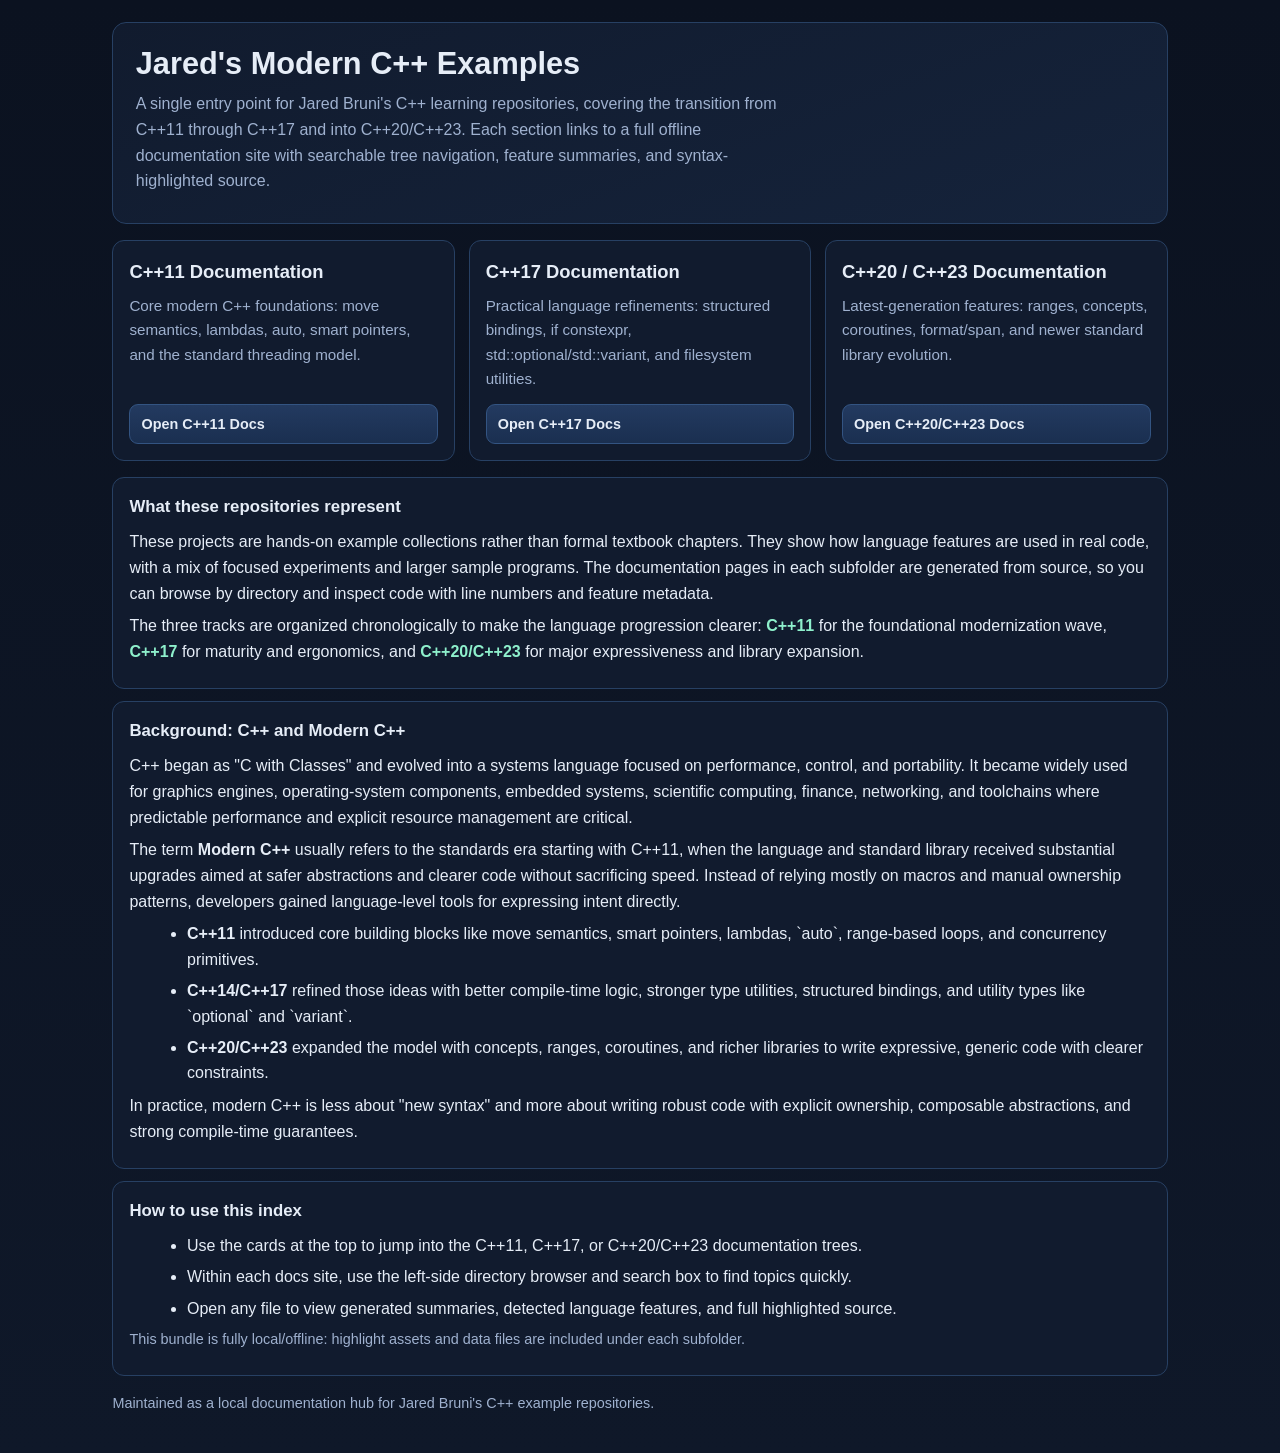
<file: index.html>
<!doctype html>
<html lang="en">
<head>
  <meta charset="UTF-8" />
  <meta name="viewport" content="width=device-width, initial-scale=1.0" />
  <title>Jared's Modern C++ Examples</title>
  <style>
    :root {
      --bg: #0b1220;
      --panel: #111b2e;
      --panel-2: #15233b;
      --text: #e6edf7;
      --muted: #9fb1cf;
      --accent: #6ea8fe;
      --accent-2: #8ef0cc;
      --border: #274063;
      --link: #9bc1ff;
    }

    * { box-sizing: border-box; }

    body {
      margin: 0;
      font-family: Inter, Segoe UI, Roboto, Helvetica, Arial, sans-serif;
      background: linear-gradient(180deg, #0b1220 0%, #0f1829 100%);
      color: var(--text);
      line-height: 1.6;
    }

    .wrap {
      max-width: 1100px;
      margin: 0 auto;
      padding: 1.4rem;
    }

    header {
      border: 1px solid var(--border);
      border-radius: 14px;
      background: linear-gradient(160deg, #111b2e 0%, #15233b 100%);
      padding: 1.4rem;
      margin-bottom: 1rem;
    }

    h1 {
      margin: 0;
      font-size: clamp(1.5rem, 2.4vw, 2.2rem);
      line-height: 1.2;
    }

    .subtitle {
      margin-top: 0.55rem;
      color: var(--muted);
      font-size: 1rem;
      max-width: 75ch;
    }

    .grid {
      display: grid;
      grid-template-columns: repeat(auto-fit, minmax(250px, 1fr));
      gap: 0.85rem;
      margin-bottom: 1rem;
    }

    .card {
      border: 1px solid var(--border);
      border-radius: 12px;
      background: var(--panel);
      padding: 1rem;
      display: flex;
      flex-direction: column;
      height: 100%;
    }

    .card h2 {
      margin: 0 0 0.45rem;
      font-size: 1.15rem;
    }

    .card p {
      margin: 0 0 0.8rem;
      color: var(--muted);
      font-size: 0.95rem;
    }

    .card a {
      text-decoration: none;
      color: var(--text);
      display: inline-block;
      background: linear-gradient(180deg, #233a60 0%, #1a2f50 100%);
      border: 1px solid #335482;
      border-radius: 9px;
      padding: 0.48rem 0.7rem;
      font-weight: 600;
      font-size: 0.9rem;
      margin-top: auto;
      cursor: pointer;
      transition: border-color 0.15s ease, background 0.15s ease, box-shadow 0.15s ease;
    }

    .card a:hover {
      border-color: var(--accent);
      background: linear-gradient(180deg, #2a4774 0%, #203a63 100%);
      box-shadow: 0 0 0 2px rgba(110, 168, 254, 0.25);
    }

    section {
      border: 1px solid var(--border);
      border-radius: 12px;
      background: var(--panel);
      padding: 1rem;
      margin-bottom: 0.8rem;
    }

    h3 {
      margin: 0 0 0.5rem;
      font-size: 1.05rem;
    }

    p { margin: 0.45rem 0; }

    ul { margin: 0.45rem 0 0.45rem 1.1rem; }

    li { margin: 0.35rem 0; }

    .small {
      color: var(--muted);
      font-size: 0.9rem;
    }

    .accent {
      color: var(--accent-2);
      font-weight: 600;
    }

    a.inline {
      color: var(--link);
      text-underline-offset: 2px;
    }

    footer {
      color: var(--muted);
      font-size: 0.9rem;
      padding: 0.2rem 0 1rem;
    }
  </style>
</head>
<body>
  <div class="wrap">
    <header>
      <h1>Jared's Modern C++ Examples</h1>
      <p class="subtitle">
        A single entry point for Jared Bruni's C++ learning repositories, covering the transition from C++11 through C++17 and into C++20/C++23. Each section links to a full offline documentation site with searchable tree navigation, feature summaries, and syntax-highlighted source.
      </p>
    </header>

    <div class="grid">
      <article class="card">
        <h2>C++11 Documentation</h2>
        <p>Core modern C++ foundations: move semantics, lambdas, auto, smart pointers, and the standard threading model.</p>
        <a href="11/index.html">Open C++11 Docs</a>
      </article>

      <article class="card">
        <h2>C++17 Documentation</h2>
        <p>Practical language refinements: structured bindings, if constexpr, std::optional/std::variant, and filesystem utilities.</p>
        <a href="17/index.html">Open C++17 Docs</a>
      </article>

      <article class="card">
        <h2>C++20 / C++23 Documentation</h2>
        <p>Latest-generation features: ranges, concepts, coroutines, format/span, and newer standard library evolution.</p>
        <a href="2x/index.html">Open C++20/C++23 Docs</a>
      </article>
    </div>

    <section>
      <h3>What these repositories represent</h3>
      <p>
        These projects are hands-on example collections rather than formal textbook chapters. They show how language features are used in real code, with a mix of focused experiments and larger sample programs. The documentation pages in each subfolder are generated from source, so you can browse by directory and inspect code with line numbers and feature metadata.
      </p>
      <p>
        The three tracks are organized chronologically to make the language progression clearer: <span class="accent">C++11</span> for the foundational modernization wave, <span class="accent">C++17</span> for maturity and ergonomics, and <span class="accent">C++20/C++23</span> for major expressiveness and library expansion.
      </p>
    </section>

    <section>
      <h3>Background: C++ and Modern C++</h3>
      <p>
        C++ began as "C with Classes" and evolved into a systems language focused on performance, control, and portability. It became widely used for graphics engines, operating-system components, embedded systems, scientific computing, finance, networking, and toolchains where predictable performance and explicit resource management are critical.
      </p>
      <p>
        The term <strong>Modern C++</strong> usually refers to the standards era starting with C++11, when the language and standard library received substantial upgrades aimed at safer abstractions and clearer code without sacrificing speed. Instead of relying mostly on macros and manual ownership patterns, developers gained language-level tools for expressing intent directly.
      </p>
      <ul>
        <li><strong>C++11</strong> introduced core building blocks like move semantics, smart pointers, lambdas, `auto`, range-based loops, and concurrency primitives.</li>
        <li><strong>C++14/C++17</strong> refined those ideas with better compile-time logic, stronger type utilities, structured bindings, and utility types like `optional` and `variant`.</li>
        <li><strong>C++20/C++23</strong> expanded the model with concepts, ranges, coroutines, and richer libraries to write expressive, generic code with clearer constraints.</li>
      </ul>
      <p>
        In practice, modern C++ is less about "new syntax" and more about writing robust code with explicit ownership, composable abstractions, and strong compile-time guarantees.
      </p>
    </section>

    <section>
      <h3>How to use this index</h3>
      <ul>
        <li>Use the cards at the top to jump into the C++11, C++17, or C++20/C++23 documentation trees.</li>
        <li>Within each docs site, use the left-side directory browser and search box to find topics quickly.</li>
        <li>Open any file to view generated summaries, detected language features, and full highlighted source.</li>
      </ul>
      <p class="small">
        This bundle is fully local/offline: highlight assets and data files are included under each subfolder.
      </p>
    </section>

    <footer>
      Maintained as a local documentation hub for Jared Bruni's C++ example repositories.
    </footer>
  </div>
</body>
</html>
</file>
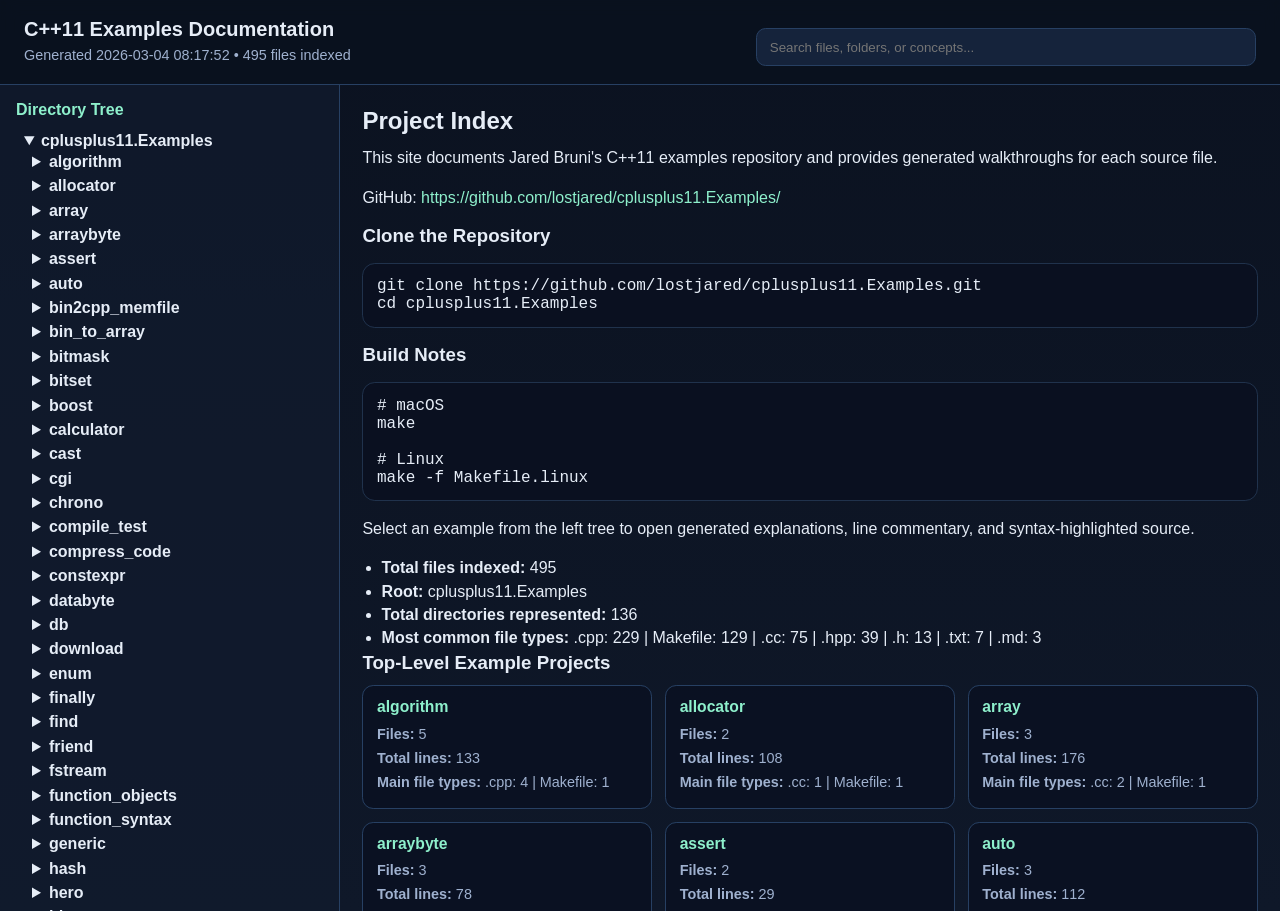
<file: 11/index.html>
<!doctype html>
<html lang="en">
<head>
  <meta charset="UTF-8" />
  <meta name="viewport" content="width=device-width, initial-scale=1.0" />
  <meta http-equiv="Cache-Control" content="no-cache, no-store, must-revalidate" />
  <title>C++11 Examples Documentation</title>
  <link rel="stylesheet" href="assets/highlightjs/github-dark.min.css?v=20260304081752" />
  <link rel="stylesheet" href="assets/styles.css?v=20260304081752" />
</head>
<body>
  <header class="topbar">
    <div>
      <h1>C++11 Examples Documentation</h1>
      <p id="siteMeta"></p>
    </div>
    <input id="search" type="search" placeholder="Search files, folders, or concepts..." />
  </header>

  <main class="layout">
    <aside class="sidebar">
      <h2>Directory Tree</h2>
      <nav id="tree" class="tree"></nav>
    </aside>

    <section class="content" id="content">
      <div class="welcome">
        <h2>Project Index</h2>
        <p>This site documents Jared Bruni's C++11 examples repository and provides generated walkthroughs for each source file.</p>
        <p>
          GitHub: <a class="ext-link" href="https://github.com/lostjared/cplusplus11.Examples/" target="_blank" rel="noopener noreferrer">https://github.com/lostjared/cplusplus11.Examples/</a>
        </p>
        <h3>Clone the Repository</h3>
        <pre><code>git clone https://github.com/lostjared/cplusplus11.Examples.git
cd cplusplus11.Examples</code></pre>
        <h3>Build Notes</h3>
        <pre><code># macOS
make

# Linux
make -f Makefile.linux</code></pre>
        <p>Select an example from the left tree to open generated explanations, line commentary, and syntax-highlighted source.</p>
        <ul id="quickStats"></ul>
        <h3>Top-Level Example Projects</h3>
        <div id="projectCards" class="project-cards"></div>
      </div>
    </section>
  </main>

  <script src="data.js?v=20260304081752"></script>
  <script src="assets/highlightjs/highlight.min.js?v=20260304081752"></script>
  <script src="assets/app.js?v=20260304081752"></script>
</body>
</html>
</file>
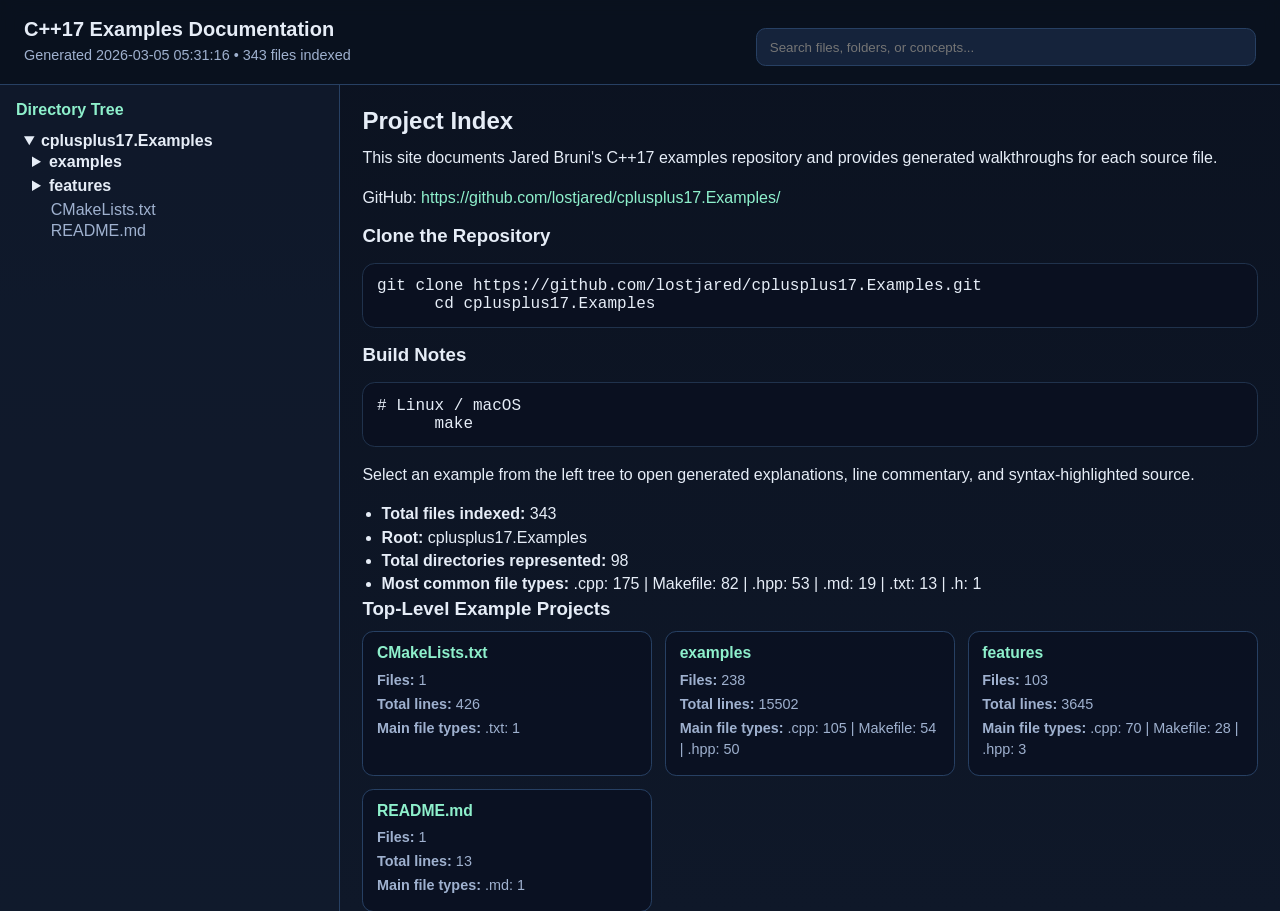
<file: 17/index.html>
<!doctype html>
<html lang="en">
<head>
  <meta charset="UTF-8" />
  <meta name="viewport" content="width=device-width, initial-scale=1.0" />
  <meta http-equiv="Cache-Control" content="no-cache, no-store, must-revalidate" />
  <title>C++17 Examples Documentation</title>
  <link rel="stylesheet" href="assets/highlightjs/github-dark.min.css?v=20260305053116" />
  <link rel="stylesheet" href="assets/styles.css?v=20260305053116" />
</head>
<body>
  <header class="topbar">
    <div>
      <h1>C++17 Examples Documentation</h1>
      <p id="siteMeta"></p>
    </div>
    <input id="search" type="search" placeholder="Search files, folders, or concepts..." />
  </header>

  <main class="layout">
    <aside class="sidebar">
      <h2>Directory Tree</h2>
      <nav id="tree" class="tree"></nav>
    </aside>

    <section class="content" id="content">
      <div class="welcome">
        <h2>Project Index</h2>
        <p>This site documents Jared Bruni's C++17 examples repository and provides generated walkthroughs for each source file.</p>
        <p>
          GitHub: <a class="ext-link" href="https://github.com/lostjared/cplusplus17.Examples/" target="_blank" rel="noopener noreferrer">https://github.com/lostjared/cplusplus17.Examples/</a>
        </p>
        <h3>Clone the Repository</h3>
        <pre><code>git clone https://github.com/lostjared/cplusplus17.Examples.git
      cd cplusplus17.Examples</code></pre>
        <h3>Build Notes</h3>
        <pre><code># Linux / macOS
      make</code></pre>
        <p>Select an example from the left tree to open generated explanations, line commentary, and syntax-highlighted source.</p>
        <ul id="quickStats"></ul>
        <h3>Top-Level Example Projects</h3>
        <div id="projectCards" class="project-cards"></div>
      </div>
    </section>
  </main>

  <script src="data.js?v=20260305053116"></script>
  <script src="assets/highlightjs/highlight.min.js?v=20260305053116"></script>
  <script src="assets/app.js?v=20260305053116"></script>
</body>
</html>
</file>
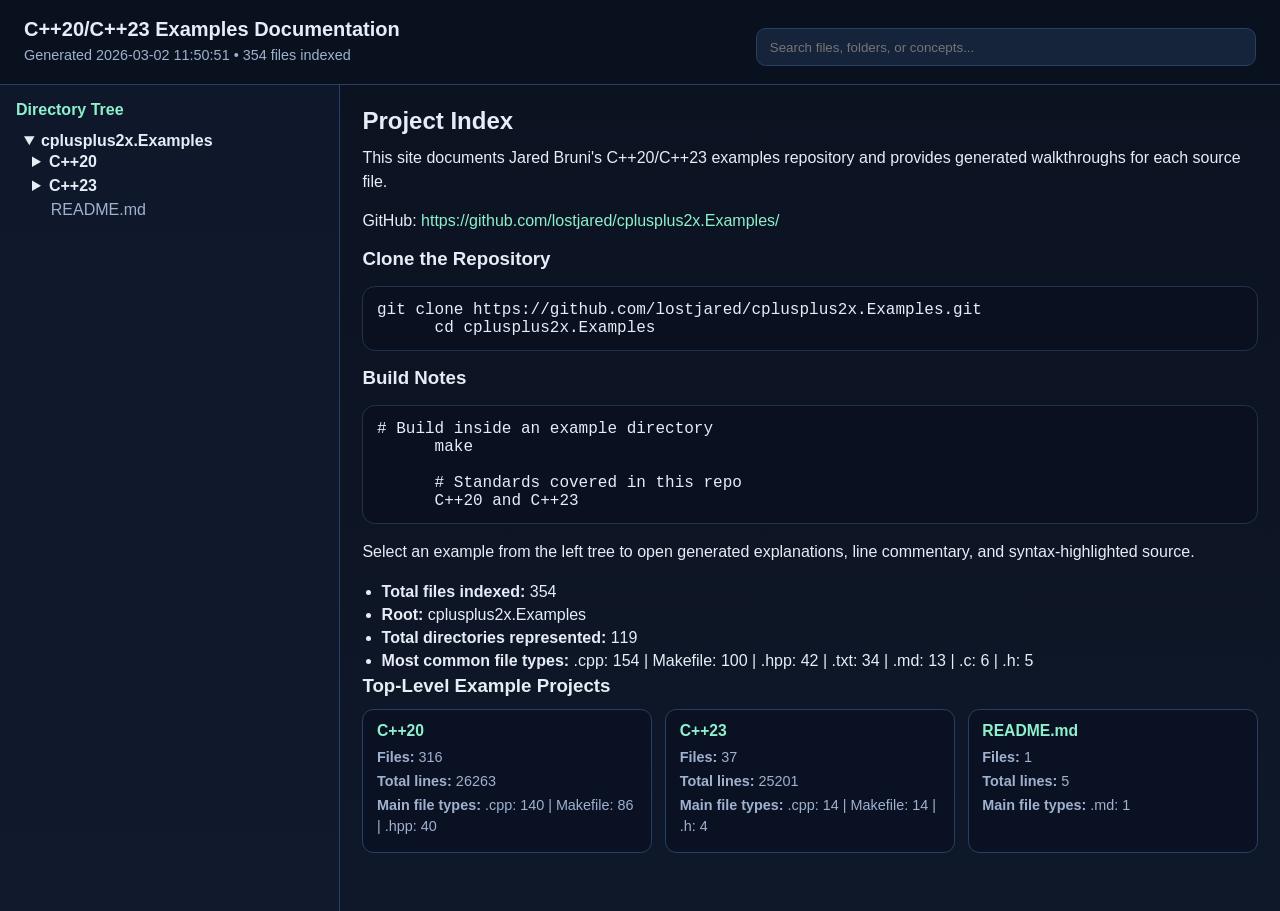
<file: 2x/index.html>
<!doctype html>
<html lang="en">
<head>
  <meta charset="UTF-8" />
  <meta name="viewport" content="width=device-width, initial-scale=1.0" />
  <meta http-equiv="Cache-Control" content="no-cache, no-store, must-revalidate" />
  <title>C++20/C++23 Examples Documentation</title>
  <link rel="stylesheet" href="assets/highlightjs/github-dark.min.css?v=20260302115051" />
  <link rel="stylesheet" href="assets/styles.css?v=20260302115051" />
</head>
<body>
  <header class="topbar">
    <div>
      <h1>C++20/C++23 Examples Documentation</h1>
      <p id="siteMeta"></p>
    </div>
    <input id="search" type="search" placeholder="Search files, folders, or concepts..." />
  </header>

  <main class="layout">
    <aside class="sidebar">
      <h2>Directory Tree</h2>
      <nav id="tree" class="tree"></nav>
    </aside>

    <section class="content" id="content">
      <div class="welcome">
        <h2>Project Index</h2>
        <p>This site documents Jared Bruni's C++20/C++23 examples repository and provides generated walkthroughs for each source file.</p>
        <p>
          GitHub: <a class="ext-link" href="https://github.com/lostjared/cplusplus2x.Examples/" target="_blank" rel="noopener noreferrer">https://github.com/lostjared/cplusplus2x.Examples/</a>
        </p>
        <h3>Clone the Repository</h3>
        <pre><code>git clone https://github.com/lostjared/cplusplus2x.Examples.git
      cd cplusplus2x.Examples</code></pre>
        <h3>Build Notes</h3>
        <pre><code># Build inside an example directory
      make

      # Standards covered in this repo
      C++20 and C++23</code></pre>
        <p>Select an example from the left tree to open generated explanations, line commentary, and syntax-highlighted source.</p>
        <ul id="quickStats"></ul>
        <h3>Top-Level Example Projects</h3>
        <div id="projectCards" class="project-cards"></div>
      </div>
    </section>
  </main>

  <script src="data.js?v=20260302115051"></script>
  <script src="assets/highlightjs/highlight.min.js?v=20260302115051"></script>
  <script src="assets/app.js?v=20260302115051"></script>
</body>
</html>
</file>
<file: 11/assets/styles.css>
:root {
  color-scheme: light dark;
  --bg: #0b1220;
  --panel: #111b2e;
  --panel-2: #15233b;
  --text: #e6edf7;
  --muted: #9fb1cf;
  --accent: #6ea8fe;
  --accent-2: #8ef0cc;
  --border: #274063;
  --code: #0a1020;
}

* { box-sizing: border-box; }

body {
  margin: 0;
  font-family: Inter, Segoe UI, Roboto, Helvetica, Arial, sans-serif;
  background: linear-gradient(180deg, #0b1220 0%, #0f1829 100%);
  color: var(--text);
  min-height: 100vh;
}

.topbar {
  display: flex;
  justify-content: space-between;
  gap: 1rem;
  align-items: end;
  padding: 1.1rem 1.5rem;
  border-bottom: 1px solid var(--border);
  background: rgba(10, 18, 30, 0.94);
  position: sticky;
  top: 0;
  backdrop-filter: blur(8px);
  z-index: 10;
}

.topbar h1 { margin: 0; font-size: 1.25rem; }
.topbar p { margin: 0.3rem 0 0; color: var(--muted); font-size: 0.9rem; }

#search {
  width: min(500px, 48vw);
  padding: 0.65rem 0.8rem;
  border: 1px solid var(--border);
  border-radius: 0.6rem;
  background: var(--panel-2);
  color: var(--text);
}

.layout {
  display: grid;
  grid-template-columns: 340px 1fr;
  height: calc(100vh - 74px);
}

.sidebar {
  border-right: 1px solid var(--border);
  padding: 1rem;
  background: rgba(17, 27, 46, 0.72);
  overflow: auto;
}

.sidebar h2 {
  margin: 0 0 0.8rem;
  font-size: 1rem;
  color: var(--accent-2);
}

.tree details { margin-left: 0.5rem; }
.tree summary {
  cursor: pointer;
  color: var(--text);
  font-weight: 600;
  margin: 0.2rem 0;
}

.tree .file {
  display: block;
  color: var(--muted);
  text-decoration: none;
  margin: 0.18rem 0 0.18rem 1.1rem;
  border-left: 2px solid transparent;
  padding-left: 0.45rem;
}

.tree .file:hover,
.tree .file.active {
  color: var(--accent-2);
  border-left-color: var(--accent-2);
}

.content {
  padding: 1.2rem 1.4rem 2rem;
  overflow: auto;
}

.panel {
  background: rgba(21, 35, 59, 0.86);
  border: 1px solid var(--border);
  border-radius: 0.9rem;
  padding: 1rem;
  margin-bottom: 1rem;
}

.meta {
  display: grid;
  grid-template-columns: repeat(auto-fit, minmax(180px, 1fr));
  gap: 0.6rem;
  margin-top: 0.8rem;
}

.meta div {
  background: rgba(10, 16, 32, 0.8);
  border: 1px solid var(--border);
  border-radius: 0.6rem;
  padding: 0.45rem 0.6rem;
  min-width: 0;
  overflow-wrap: anywhere;
  word-break: break-word;
}

h2, h3 {
  margin: 0.2rem 0 0.7rem;
  overflow-wrap: anywhere;
  word-break: break-word;
}
p { margin-top: 0; line-height: 1.45; }
ul { margin: 0.2rem 0 0; padding-left: 1.2rem; line-height: 1.45; }

code, pre {
  font-family: ui-monospace, SFMono-Regular, Menlo, Consolas, Monaco, monospace;
}

pre {
  background: var(--code);
  border: 1px solid #20324c;
  border-radius: 0.8rem;
  padding: 0.85rem;
  overflow-x: auto;
}

.code-wrap {
  background: var(--code);
  border: 1px solid #20324c;
  border-radius: 0.8rem;
  overflow: auto;
}

.code-table {
  width: 100%;
  border-collapse: collapse;
  table-layout: fixed;
}

.code-table td {
  vertical-align: top;
  border-bottom: 1px solid rgba(39, 64, 99, 0.35);
}

.code-table tr:last-child td {
  border-bottom: none;
}

.code-table .ln {
  width: 64px;
  text-align: right;
  padding: 0.08rem 0.7rem;
  color: var(--muted);
  user-select: none;
  border-right: 1px solid rgba(39, 64, 99, 0.6);
}

.code-table .lc {
  padding: 0.08rem 0.8rem;
}

.code-table .lc code {
  display: block;
  white-space: pre;
}

.code-table .lc code.hljs {
  display: block;
  margin: 0;
  padding: 0;
  background: transparent;
}

.table {
  width: 100%;
  border-collapse: collapse;
  font-size: 0.92rem;
  table-layout: fixed;
}

.table th, .table td {
  text-align: left;
  border-bottom: 1px solid var(--border);
  padding: 0.45rem 0.35rem;
  vertical-align: top;
  overflow-wrap: anywhere;
  word-break: break-word;
}

.table th:first-child,
.table td:first-child {
  width: 72px;
  white-space: nowrap;
}

.badge {
  display: inline-block;
  background: rgba(110, 168, 254, 0.2);
  color: #b8d4ff;
  border: 1px solid rgba(110, 168, 254, 0.5);
  border-radius: 999px;
  padding: 0.12rem 0.52rem;
  margin: 0.1rem 0.18rem 0.1rem 0;
  font-size: 0.8rem;
}

.empty { color: var(--muted); font-style: italic; }

.ext-link {
  color: var(--accent-2);
  text-decoration: none;
}

.ext-link:hover {
  text-decoration: underline;
}

.project-cards {
  display: grid;
  grid-template-columns: repeat(auto-fit, minmax(260px, 1fr));
  gap: 0.8rem;
}

.project-card {
  background: rgba(10, 16, 32, 0.78);
  border: 1px solid var(--border);
  border-radius: 0.7rem;
  padding: 0.75rem 0.85rem;
}

.project-card h4 {
  margin: 0 0 0.45rem;
  color: var(--accent-2);
  font-size: 0.98rem;
}

.project-card p {
  margin: 0.2rem 0;
  color: var(--muted);
  font-size: 0.9rem;
}

.markdown-body {
  line-height: 1.55;
  overflow-wrap: anywhere;
  word-break: break-word;
}

.markdown-body h1,
.markdown-body h2,
.markdown-body h3,
.markdown-body h4,
.markdown-body h5,
.markdown-body h6 {
  margin: 0.4rem 0 0.7rem;
}

.markdown-body p {
  margin: 0.55rem 0;
}

.markdown-body ul,
.markdown-body ol {
  margin: 0.35rem 0 0.75rem;
  padding-left: 1.25rem;
}

.markdown-body blockquote {
  margin: 0.7rem 0;
  padding: 0.1rem 0 0.1rem 0.8rem;
  border-left: 3px solid rgba(110, 168, 254, 0.55);
  color: var(--muted);
}

.markdown-body hr {
  border: none;
  border-top: 1px solid var(--border);
  margin: 0.8rem 0;
}

@media (max-width: 980px) {
  .layout { grid-template-columns: 1fr; }
  .sidebar { max-height: 36vh; border-right: none; border-bottom: 1px solid var(--border); }
  #search { width: 100%; }
  .topbar { align-items: stretch; flex-direction: column; }
}
</file>
<file: 17/assets/styles.css>
:root {
  color-scheme: light dark;
  --bg: #0b1220;
  --panel: #111b2e;
  --panel-2: #15233b;
  --text: #e6edf7;
  --muted: #9fb1cf;
  --accent: #6ea8fe;
  --accent-2: #8ef0cc;
  --border: #274063;
  --code: #0a1020;
}

* { box-sizing: border-box; }

body {
  margin: 0;
  font-family: Inter, Segoe UI, Roboto, Helvetica, Arial, sans-serif;
  background: linear-gradient(180deg, #0b1220 0%, #0f1829 100%);
  color: var(--text);
  min-height: 100vh;
}

.topbar {
  display: flex;
  justify-content: space-between;
  gap: 1rem;
  align-items: end;
  padding: 1.1rem 1.5rem;
  border-bottom: 1px solid var(--border);
  background: rgba(10, 18, 30, 0.94);
  position: sticky;
  top: 0;
  backdrop-filter: blur(8px);
  z-index: 10;
}

.topbar h1 { margin: 0; font-size: 1.25rem; }
.topbar p { margin: 0.3rem 0 0; color: var(--muted); font-size: 0.9rem; }

#search {
  width: min(500px, 48vw);
  padding: 0.65rem 0.8rem;
  border: 1px solid var(--border);
  border-radius: 0.6rem;
  background: var(--panel-2);
  color: var(--text);
}

.layout {
  display: grid;
  grid-template-columns: 340px 1fr;
  height: calc(100vh - 74px);
}

.sidebar {
  border-right: 1px solid var(--border);
  padding: 1rem;
  background: rgba(17, 27, 46, 0.72);
  overflow: auto;
}

.sidebar h2 {
  margin: 0 0 0.8rem;
  font-size: 1rem;
  color: var(--accent-2);
}

.tree details { margin-left: 0.5rem; }
.tree summary {
  cursor: pointer;
  color: var(--text);
  font-weight: 600;
  margin: 0.2rem 0;
}

.tree .file {
  display: block;
  color: var(--muted);
  text-decoration: none;
  margin: 0.18rem 0 0.18rem 1.1rem;
  border-left: 2px solid transparent;
  padding-left: 0.45rem;
}

.tree .file:hover,
.tree .file.active {
  color: var(--accent-2);
  border-left-color: var(--accent-2);
}

.content {
  padding: 1.2rem 1.4rem 2rem;
  overflow: auto;
}

.panel {
  background: rgba(21, 35, 59, 0.86);
  border: 1px solid var(--border);
  border-radius: 0.9rem;
  padding: 1rem;
  margin-bottom: 1rem;
}

.meta {
  display: grid;
  grid-template-columns: repeat(auto-fit, minmax(180px, 1fr));
  gap: 0.6rem;
  margin-top: 0.8rem;
}

.meta div {
  background: rgba(10, 16, 32, 0.8);
  border: 1px solid var(--border);
  border-radius: 0.6rem;
  padding: 0.45rem 0.6rem;
  min-width: 0;
  overflow-wrap: anywhere;
  word-break: break-word;
}

h2, h3 {
  margin: 0.2rem 0 0.7rem;
  overflow-wrap: anywhere;
  word-break: break-word;
}
p { margin-top: 0; line-height: 1.45; }
ul { margin: 0.2rem 0 0; padding-left: 1.2rem; line-height: 1.45; }

code, pre {
  font-family: ui-monospace, SFMono-Regular, Menlo, Consolas, Monaco, monospace;
}

pre {
  background: var(--code);
  border: 1px solid #20324c;
  border-radius: 0.8rem;
  padding: 0.85rem;
  overflow-x: auto;
}

.code-wrap {
  background: var(--code);
  border: 1px solid #20324c;
  border-radius: 0.8rem;
  overflow: auto;
}

.code-table {
  width: 100%;
  border-collapse: collapse;
  table-layout: fixed;
}

.code-table td {
  vertical-align: top;
  border-bottom: 1px solid rgba(39, 64, 99, 0.35);
}

.code-table tr:last-child td {
  border-bottom: none;
}

.code-table .ln {
  width: 64px;
  text-align: right;
  padding: 0.08rem 0.7rem;
  color: var(--muted);
  user-select: none;
  border-right: 1px solid rgba(39, 64, 99, 0.6);
}

.code-table .lc {
  padding: 0.08rem 0.8rem;
}

.code-table .lc code {
  display: block;
  white-space: pre;
}

.code-table .lc code.hljs {
  display: block;
  margin: 0;
  padding: 0;
  background: transparent;
}

.table {
  width: 100%;
  border-collapse: collapse;
  font-size: 0.92rem;
  table-layout: fixed;
}

.table th, .table td {
  text-align: left;
  border-bottom: 1px solid var(--border);
  padding: 0.45rem 0.35rem;
  vertical-align: top;
  overflow-wrap: anywhere;
  word-break: break-word;
}

.table th:first-child,
.table td:first-child {
  width: 72px;
  white-space: nowrap;
}

.badge {
  display: inline-block;
  background: rgba(110, 168, 254, 0.2);
  color: #b8d4ff;
  border: 1px solid rgba(110, 168, 254, 0.5);
  border-radius: 999px;
  padding: 0.12rem 0.52rem;
  margin: 0.1rem 0.18rem 0.1rem 0;
  font-size: 0.8rem;
}

.empty { color: var(--muted); font-style: italic; }

.ext-link {
  color: var(--accent-2);
  text-decoration: none;
}

.ext-link:hover {
  text-decoration: underline;
}

.project-cards {
  display: grid;
  grid-template-columns: repeat(auto-fit, minmax(260px, 1fr));
  gap: 0.8rem;
}

.project-card {
  background: rgba(10, 16, 32, 0.78);
  border: 1px solid var(--border);
  border-radius: 0.7rem;
  padding: 0.75rem 0.85rem;
}

.project-card h4 {
  margin: 0 0 0.45rem;
  color: var(--accent-2);
  font-size: 0.98rem;
}

.project-card p {
  margin: 0.2rem 0;
  color: var(--muted);
  font-size: 0.9rem;
}

.markdown-body {
  line-height: 1.55;
  overflow-wrap: anywhere;
  word-break: break-word;
}

.markdown-body h1,
.markdown-body h2,
.markdown-body h3,
.markdown-body h4,
.markdown-body h5,
.markdown-body h6 {
  margin: 0.4rem 0 0.7rem;
}

.markdown-body p {
  margin: 0.55rem 0;
}

.markdown-body ul,
.markdown-body ol {
  margin: 0.35rem 0 0.75rem;
  padding-left: 1.25rem;
}

.markdown-body blockquote {
  margin: 0.7rem 0;
  padding: 0.1rem 0 0.1rem 0.8rem;
  border-left: 3px solid rgba(110, 168, 254, 0.55);
  color: var(--muted);
}

.markdown-body hr {
  border: none;
  border-top: 1px solid var(--border);
  margin: 0.8rem 0;
}

@media (max-width: 980px) {
  .layout { grid-template-columns: 1fr; }
  .sidebar { max-height: 36vh; border-right: none; border-bottom: 1px solid var(--border); }
  #search { width: 100%; }
  .topbar { align-items: stretch; flex-direction: column; }
}
</file>
<file: 2x/assets/styles.css>
:root {
  color-scheme: light dark;
  --bg: #0b1220;
  --panel: #111b2e;
  --panel-2: #15233b;
  --text: #e6edf7;
  --muted: #9fb1cf;
  --accent: #6ea8fe;
  --accent-2: #8ef0cc;
  --border: #274063;
  --code: #0a1020;
}

* { box-sizing: border-box; }

body {
  margin: 0;
  font-family: Inter, Segoe UI, Roboto, Helvetica, Arial, sans-serif;
  background: linear-gradient(180deg, #0b1220 0%, #0f1829 100%);
  color: var(--text);
  min-height: 100vh;
}

.topbar {
  display: flex;
  justify-content: space-between;
  gap: 1rem;
  align-items: end;
  padding: 1.1rem 1.5rem;
  border-bottom: 1px solid var(--border);
  background: rgba(10, 18, 30, 0.94);
  position: sticky;
  top: 0;
  backdrop-filter: blur(8px);
  z-index: 10;
}

.topbar h1 { margin: 0; font-size: 1.25rem; }
.topbar p { margin: 0.3rem 0 0; color: var(--muted); font-size: 0.9rem; }

#search {
  width: min(500px, 48vw);
  padding: 0.65rem 0.8rem;
  border: 1px solid var(--border);
  border-radius: 0.6rem;
  background: var(--panel-2);
  color: var(--text);
}

.layout {
  display: grid;
  grid-template-columns: 340px 1fr;
  height: calc(100vh - 74px);
}

.sidebar {
  border-right: 1px solid var(--border);
  padding: 1rem;
  background: rgba(17, 27, 46, 0.72);
  overflow: auto;
}

.sidebar h2 {
  margin: 0 0 0.8rem;
  font-size: 1rem;
  color: var(--accent-2);
}

.tree details { margin-left: 0.5rem; }
.tree summary {
  cursor: pointer;
  color: var(--text);
  font-weight: 600;
  margin: 0.2rem 0;
}

.tree .file {
  display: block;
  color: var(--muted);
  text-decoration: none;
  margin: 0.18rem 0 0.18rem 1.1rem;
  border-left: 2px solid transparent;
  padding-left: 0.45rem;
}

.tree .file:hover,
.tree .file.active {
  color: var(--accent-2);
  border-left-color: var(--accent-2);
}

.content {
  padding: 1.2rem 1.4rem 2rem;
  overflow: auto;
}

.panel {
  background: rgba(21, 35, 59, 0.86);
  border: 1px solid var(--border);
  border-radius: 0.9rem;
  padding: 1rem;
  margin-bottom: 1rem;
}

.meta {
  display: grid;
  grid-template-columns: repeat(auto-fit, minmax(180px, 1fr));
  gap: 0.6rem;
  margin-top: 0.8rem;
}

.meta div {
  background: rgba(10, 16, 32, 0.8);
  border: 1px solid var(--border);
  border-radius: 0.6rem;
  padding: 0.45rem 0.6rem;
  min-width: 0;
  overflow-wrap: anywhere;
  word-break: break-word;
}

h2, h3 {
  margin: 0.2rem 0 0.7rem;
  overflow-wrap: anywhere;
  word-break: break-word;
}
p { margin-top: 0; line-height: 1.45; }
ul { margin: 0.2rem 0 0; padding-left: 1.2rem; line-height: 1.45; }

code, pre {
  font-family: ui-monospace, SFMono-Regular, Menlo, Consolas, Monaco, monospace;
}

pre {
  background: var(--code);
  border: 1px solid #20324c;
  border-radius: 0.8rem;
  padding: 0.85rem;
  overflow-x: auto;
}

.code-wrap {
  background: var(--code);
  border: 1px solid #20324c;
  border-radius: 0.8rem;
  overflow: auto;
}

.code-table {
  width: 100%;
  border-collapse: collapse;
  table-layout: fixed;
}

.code-table td {
  vertical-align: top;
  border-bottom: 1px solid rgba(39, 64, 99, 0.35);
}

.code-table tr:last-child td {
  border-bottom: none;
}

.code-table .ln {
  width: 64px;
  text-align: right;
  padding: 0.08rem 0.7rem;
  color: var(--muted);
  user-select: none;
  border-right: 1px solid rgba(39, 64, 99, 0.6);
}

.code-table .lc {
  padding: 0.08rem 0.8rem;
}

.code-table .lc code {
  display: block;
  white-space: pre;
}

.code-table .lc code.hljs {
  display: block;
  margin: 0;
  padding: 0;
  background: transparent;
}

.table {
  width: 100%;
  border-collapse: collapse;
  font-size: 0.92rem;
  table-layout: fixed;
}

.table th, .table td {
  text-align: left;
  border-bottom: 1px solid var(--border);
  padding: 0.45rem 0.35rem;
  vertical-align: top;
  overflow-wrap: anywhere;
  word-break: break-word;
}

.table th:first-child,
.table td:first-child {
  width: 72px;
  white-space: nowrap;
}

.badge {
  display: inline-block;
  background: rgba(110, 168, 254, 0.2);
  color: #b8d4ff;
  border: 1px solid rgba(110, 168, 254, 0.5);
  border-radius: 999px;
  padding: 0.12rem 0.52rem;
  margin: 0.1rem 0.18rem 0.1rem 0;
  font-size: 0.8rem;
}

.empty { color: var(--muted); font-style: italic; }

.ext-link {
  color: var(--accent-2);
  text-decoration: none;
}

.ext-link:hover {
  text-decoration: underline;
}

.project-cards {
  display: grid;
  grid-template-columns: repeat(auto-fit, minmax(260px, 1fr));
  gap: 0.8rem;
}

.project-card {
  background: rgba(10, 16, 32, 0.78);
  border: 1px solid var(--border);
  border-radius: 0.7rem;
  padding: 0.75rem 0.85rem;
}

.project-card h4 {
  margin: 0 0 0.45rem;
  color: var(--accent-2);
  font-size: 0.98rem;
}

.project-card p {
  margin: 0.2rem 0;
  color: var(--muted);
  font-size: 0.9rem;
}

.markdown-body {
  line-height: 1.55;
  overflow-wrap: anywhere;
  word-break: break-word;
}

.markdown-body h1,
.markdown-body h2,
.markdown-body h3,
.markdown-body h4,
.markdown-body h5,
.markdown-body h6 {
  margin: 0.4rem 0 0.7rem;
}

.markdown-body p {
  margin: 0.55rem 0;
}

.markdown-body ul,
.markdown-body ol {
  margin: 0.35rem 0 0.75rem;
  padding-left: 1.25rem;
}

.markdown-body blockquote {
  margin: 0.7rem 0;
  padding: 0.1rem 0 0.1rem 0.8rem;
  border-left: 3px solid rgba(110, 168, 254, 0.55);
  color: var(--muted);
}

.markdown-body hr {
  border: none;
  border-top: 1px solid var(--border);
  margin: 0.8rem 0;
}

@media (max-width: 980px) {
  .layout { grid-template-columns: 1fr; }
  .sidebar { max-height: 36vh; border-right: none; border-bottom: 1px solid var(--border); }
  #search { width: 100%; }
  .topbar { align-items: stretch; flex-direction: column; }
}
</file>
<file: 11/assets/highlightjs/github-dark.min.css>
pre code.hljs{display:block;overflow-x:auto;padding:1em}code.hljs{padding:3px 5px}/*!
  Theme: GitHub Dark
  Description: Dark theme as seen on github.com
  Author: github.com
  Maintainer: @Hirse
  Updated: 2021-05-15

  Outdated base version: https://github.com/primer/github-syntax-dark
  Current colors taken from GitHub's CSS
*/.hljs{color:#c9d1d9;background:#0d1117}.hljs-doctag,.hljs-keyword,.hljs-meta .hljs-keyword,.hljs-template-tag,.hljs-template-variable,.hljs-type,.hljs-variable.language_{color:#ff7b72}.hljs-title,.hljs-title.class_,.hljs-title.class_.inherited__,.hljs-title.function_{color:#d2a8ff}.hljs-attr,.hljs-attribute,.hljs-literal,.hljs-meta,.hljs-number,.hljs-operator,.hljs-selector-attr,.hljs-selector-class,.hljs-selector-id,.hljs-variable{color:#79c0ff}.hljs-meta .hljs-string,.hljs-regexp,.hljs-string{color:#a5d6ff}.hljs-built_in,.hljs-symbol{color:#ffa657}.hljs-code,.hljs-comment,.hljs-formula{color:#8b949e}.hljs-name,.hljs-quote,.hljs-selector-pseudo,.hljs-selector-tag{color:#7ee787}.hljs-subst{color:#c9d1d9}.hljs-section{color:#1f6feb;font-weight:700}.hljs-bullet{color:#f2cc60}.hljs-emphasis{color:#c9d1d9;font-style:italic}.hljs-strong{color:#c9d1d9;font-weight:700}.hljs-addition{color:#aff5b4;background-color:#033a16}.hljs-deletion{color:#ffdcd7;background-color:#67060c}
</file>
<file: 17/assets/highlightjs/github-dark.min.css>
pre code.hljs{display:block;overflow-x:auto;padding:1em}code.hljs{padding:3px 5px}/*!
  Theme: GitHub Dark
  Description: Dark theme as seen on github.com
  Author: github.com
  Maintainer: @Hirse
  Updated: 2021-05-15

  Outdated base version: https://github.com/primer/github-syntax-dark
  Current colors taken from GitHub's CSS
*/.hljs{color:#c9d1d9;background:#0d1117}.hljs-doctag,.hljs-keyword,.hljs-meta .hljs-keyword,.hljs-template-tag,.hljs-template-variable,.hljs-type,.hljs-variable.language_{color:#ff7b72}.hljs-title,.hljs-title.class_,.hljs-title.class_.inherited__,.hljs-title.function_{color:#d2a8ff}.hljs-attr,.hljs-attribute,.hljs-literal,.hljs-meta,.hljs-number,.hljs-operator,.hljs-selector-attr,.hljs-selector-class,.hljs-selector-id,.hljs-variable{color:#79c0ff}.hljs-meta .hljs-string,.hljs-regexp,.hljs-string{color:#a5d6ff}.hljs-built_in,.hljs-symbol{color:#ffa657}.hljs-code,.hljs-comment,.hljs-formula{color:#8b949e}.hljs-name,.hljs-quote,.hljs-selector-pseudo,.hljs-selector-tag{color:#7ee787}.hljs-subst{color:#c9d1d9}.hljs-section{color:#1f6feb;font-weight:700}.hljs-bullet{color:#f2cc60}.hljs-emphasis{color:#c9d1d9;font-style:italic}.hljs-strong{color:#c9d1d9;font-weight:700}.hljs-addition{color:#aff5b4;background-color:#033a16}.hljs-deletion{color:#ffdcd7;background-color:#67060c}
</file>
<file: 2x/assets/highlightjs/github-dark.min.css>
pre code.hljs{display:block;overflow-x:auto;padding:1em}code.hljs{padding:3px 5px}/*!
  Theme: GitHub Dark
  Description: Dark theme as seen on github.com
  Author: github.com
  Maintainer: @Hirse
  Updated: 2021-05-15

  Outdated base version: https://github.com/primer/github-syntax-dark
  Current colors taken from GitHub's CSS
*/.hljs{color:#c9d1d9;background:#0d1117}.hljs-doctag,.hljs-keyword,.hljs-meta .hljs-keyword,.hljs-template-tag,.hljs-template-variable,.hljs-type,.hljs-variable.language_{color:#ff7b72}.hljs-title,.hljs-title.class_,.hljs-title.class_.inherited__,.hljs-title.function_{color:#d2a8ff}.hljs-attr,.hljs-attribute,.hljs-literal,.hljs-meta,.hljs-number,.hljs-operator,.hljs-selector-attr,.hljs-selector-class,.hljs-selector-id,.hljs-variable{color:#79c0ff}.hljs-meta .hljs-string,.hljs-regexp,.hljs-string{color:#a5d6ff}.hljs-built_in,.hljs-symbol{color:#ffa657}.hljs-code,.hljs-comment,.hljs-formula{color:#8b949e}.hljs-name,.hljs-quote,.hljs-selector-pseudo,.hljs-selector-tag{color:#7ee787}.hljs-subst{color:#c9d1d9}.hljs-section{color:#1f6feb;font-weight:700}.hljs-bullet{color:#f2cc60}.hljs-emphasis{color:#c9d1d9;font-style:italic}.hljs-strong{color:#c9d1d9;font-weight:700}.hljs-addition{color:#aff5b4;background-color:#033a16}.hljs-deletion{color:#ffdcd7;background-color:#67060c}
</file>
